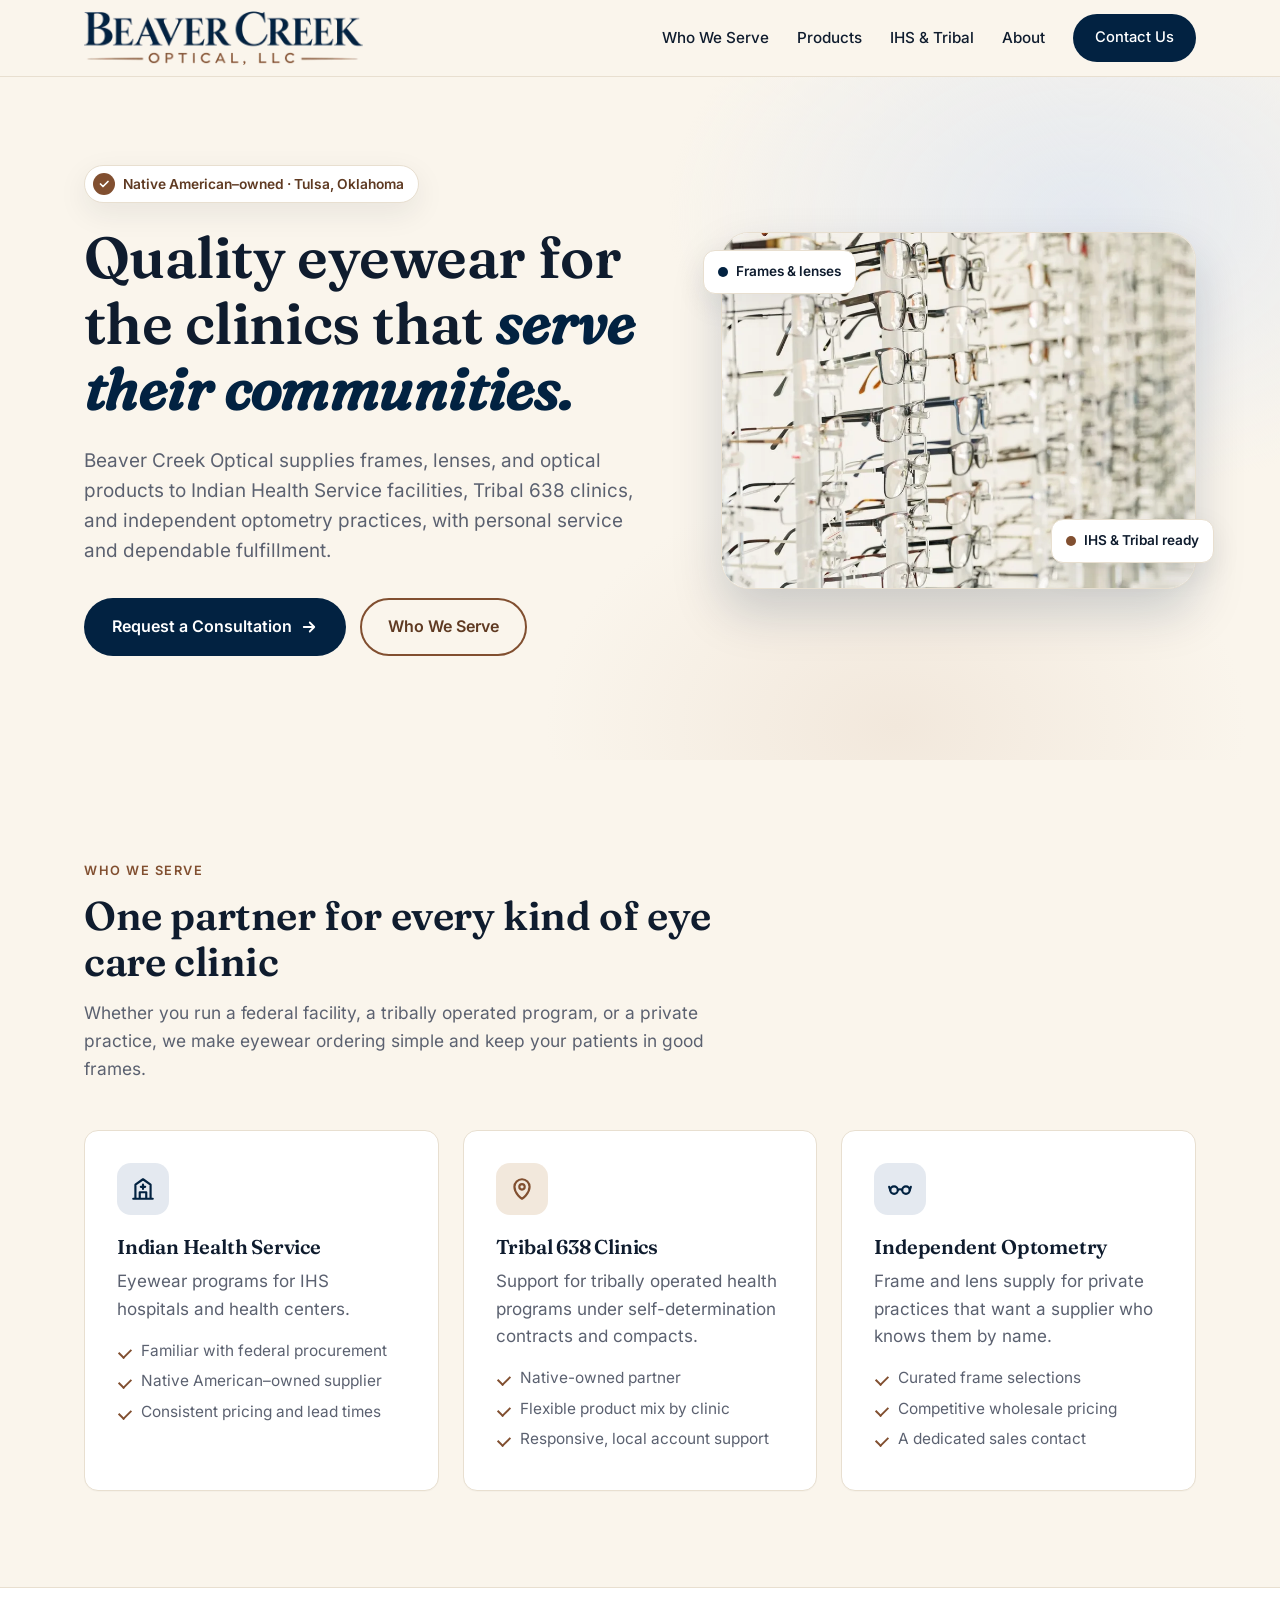
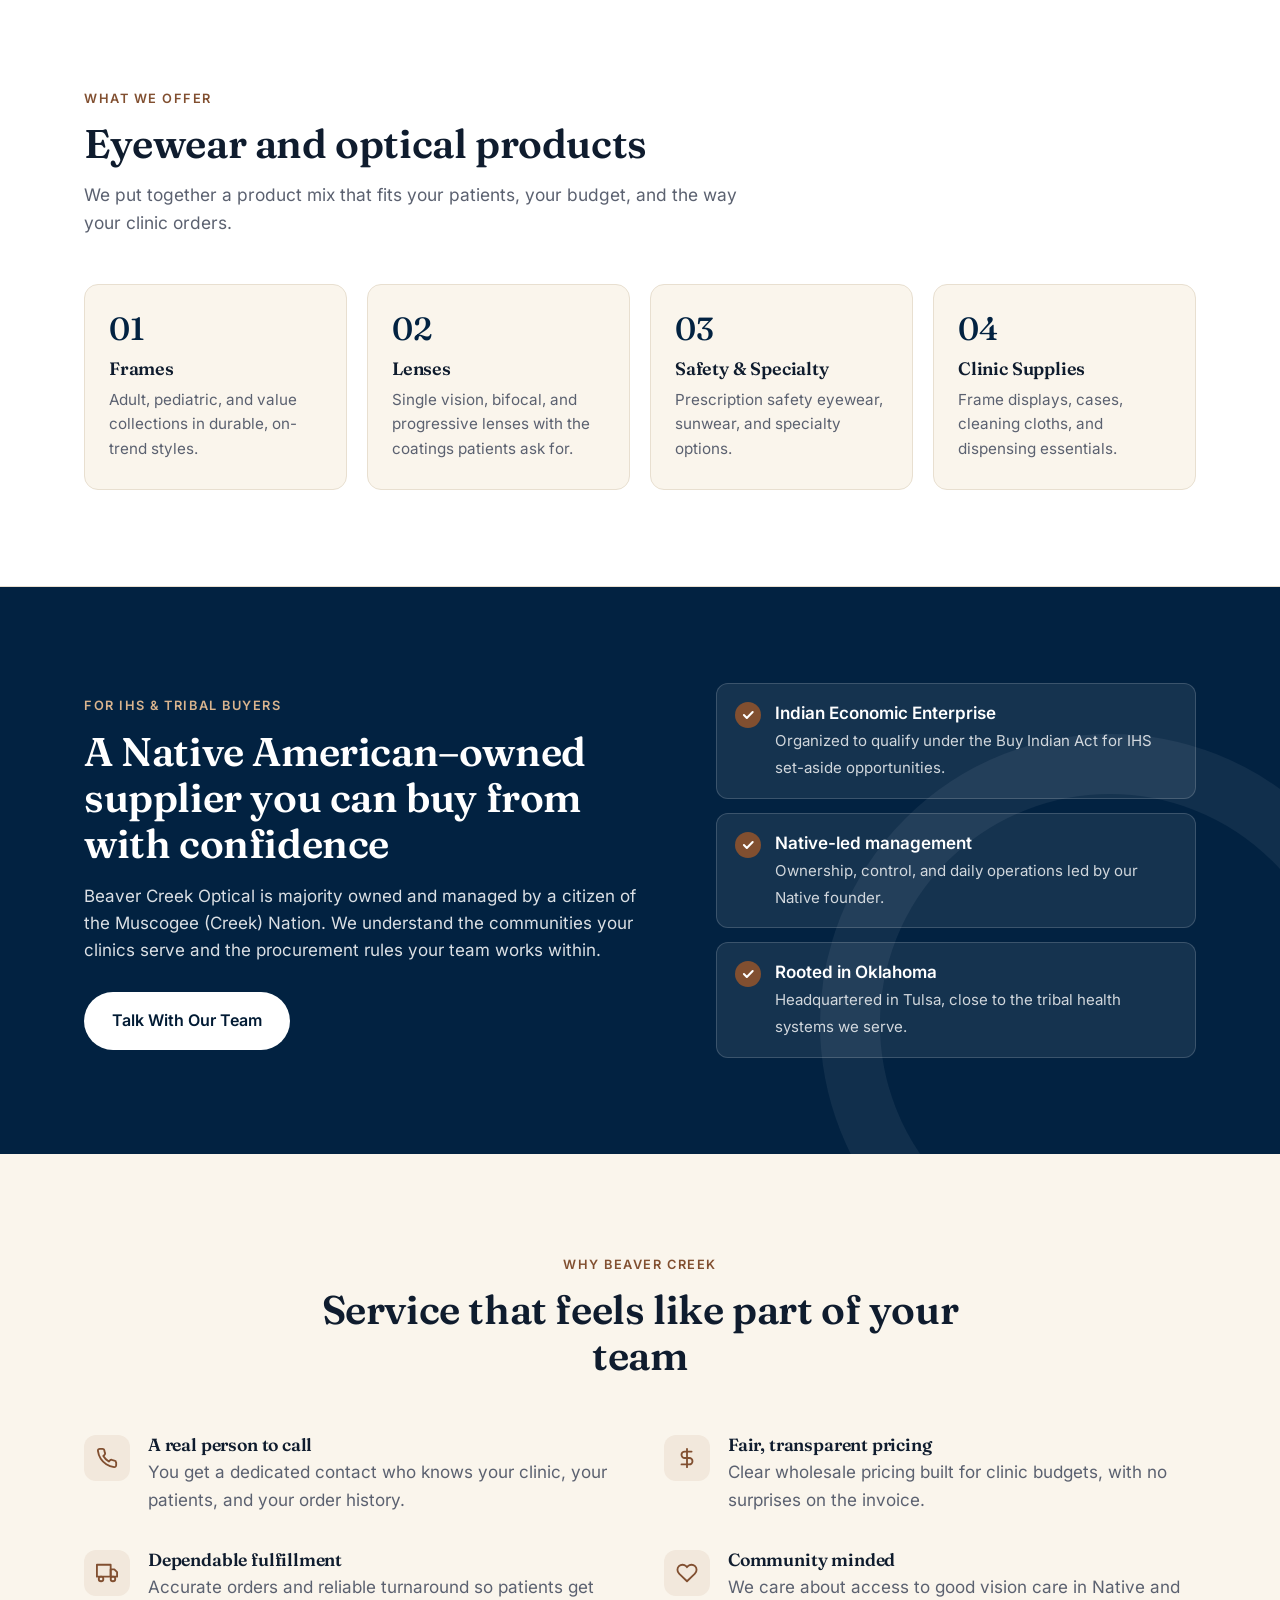
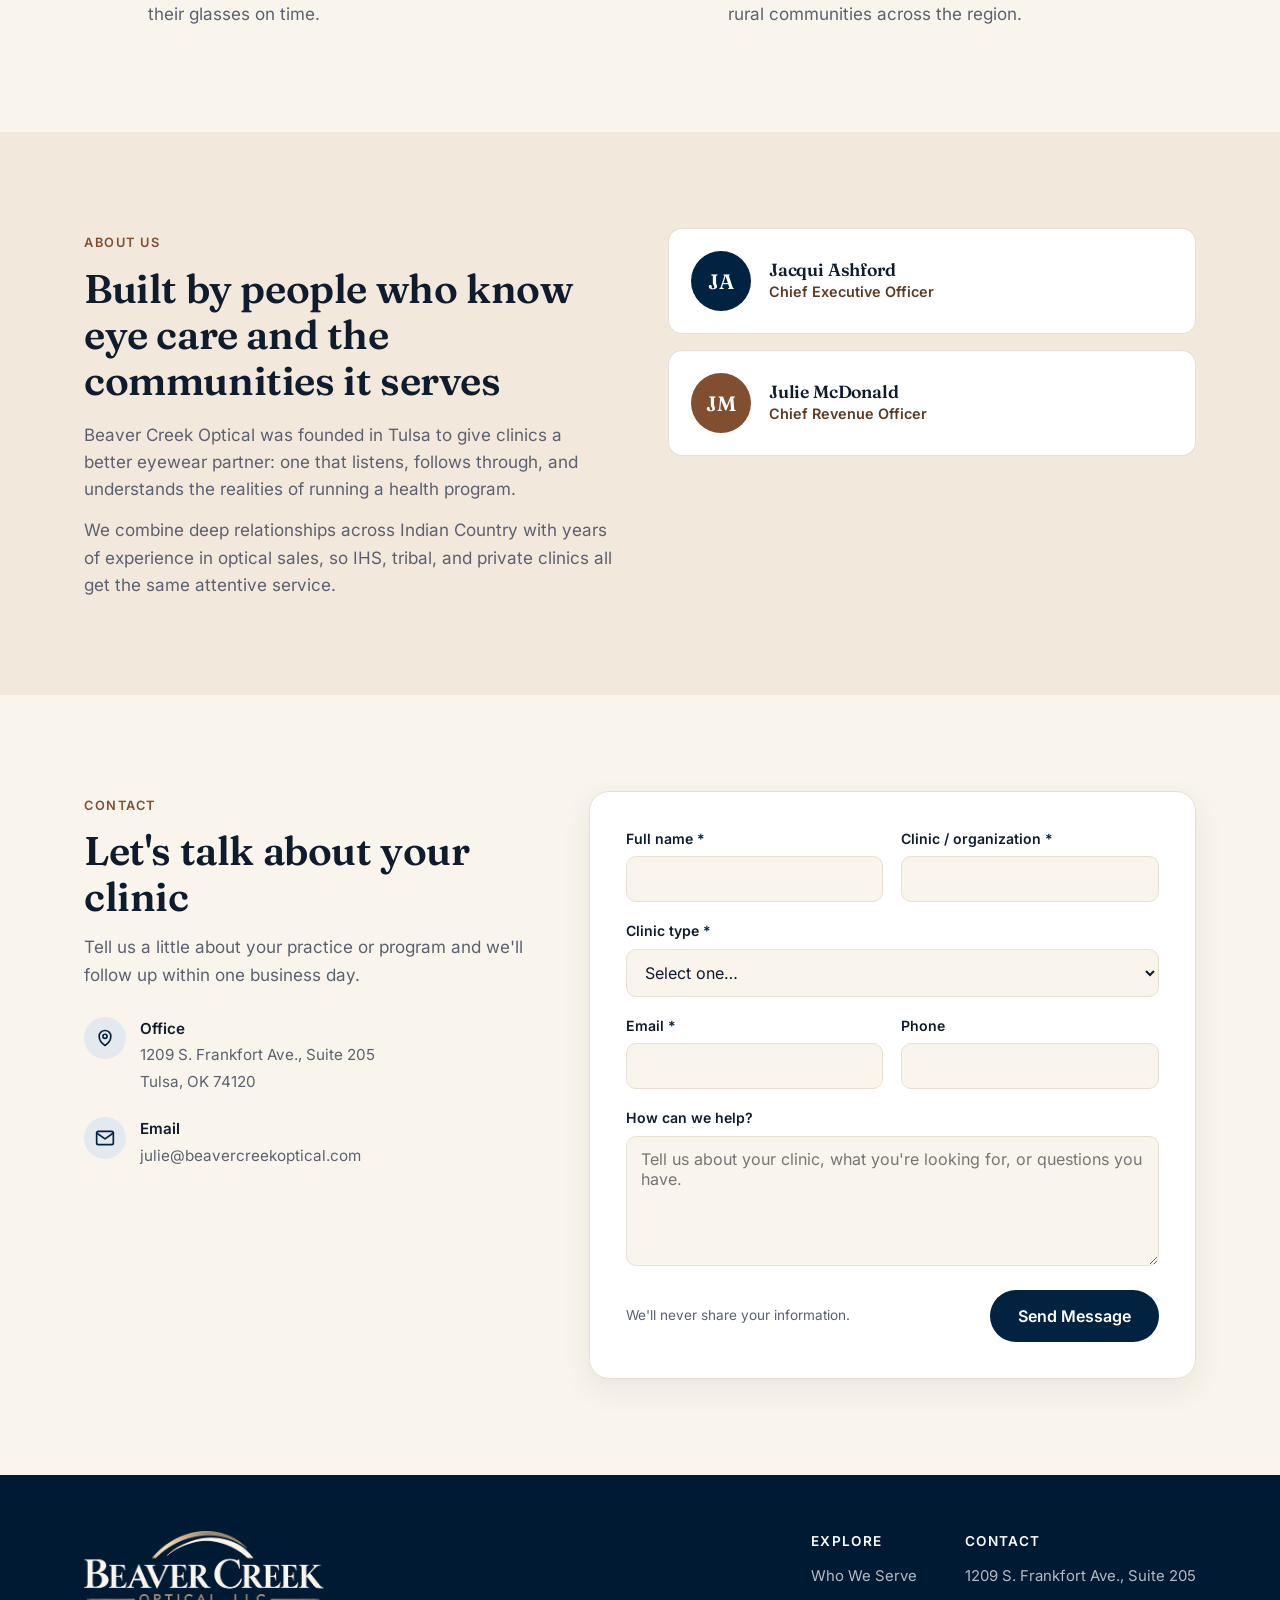
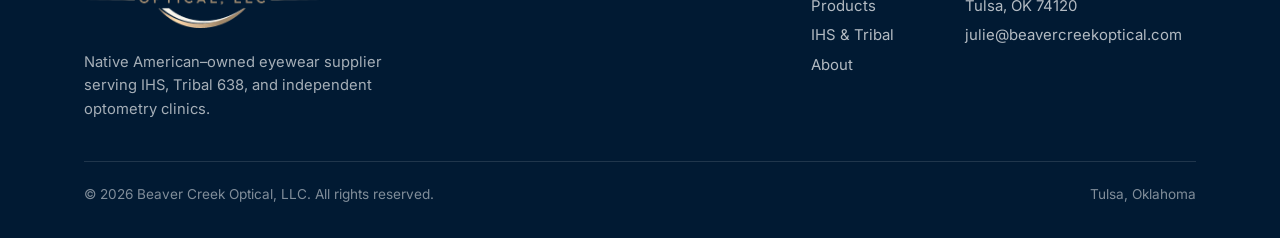
<file: site/index.html>
<!doctype html>
<html lang="en">
<head>
  <meta charset="utf-8">
  <meta name="viewport" content="width=device-width, initial-scale=1">
  <title>Beaver Creek Optical | Eyewear for IHS, Tribal & Independent Clinics</title>
  <meta name="description" content="Beaver Creek Optical is a Native American–owned eyewear supplier serving IHS facilities, Tribal 638 clinics, and independent optometry practices. Based in Tulsa, Oklahoma.">
  <meta property="og:title" content="Beaver Creek Optical">
  <meta property="og:description" content="Quality eyewear for the clinics that serve their communities. Native American–owned, based in Tulsa, Oklahoma.">
  <meta property="og:type" content="website">
  <meta property="og:url" content="https://beavercreekoptical.com/">
  <meta property="og:image" content="https://beavercreekoptical.com/images/og-image.jpg">
  <meta name="twitter:card" content="summary_large_image">
  <meta name="theme-color" content="#022241">
  <link rel="icon" href="/favicon.ico" sizes="32x32">
  <link rel="icon" href="/favicon.png" type="image/png">
  <link rel="apple-touch-icon" href="/apple-touch-icon.png">
  <link rel="stylesheet" href="styles.css">
</head>
<body>

<!-- ===== HEADER ===== -->
<header class="site-header">
  <div class="container header-inner">
    <a href="#top" class="brand" aria-label="Beaver Creek Optical home">
      <img class="brand-logo" src="images/bc-wordmark.webp" width="600" height="116" alt="Beaver Creek Optical, LLC">
    </a>
    <button class="nav-toggle" aria-label="Open menu" aria-expanded="false" aria-controls="site-nav">
      <span></span><span></span><span></span>
    </button>
    <nav class="nav" id="site-nav">
      <a href="#serve">Who We Serve</a>
      <a href="#products">Products</a>
      <a href="#tribal">IHS &amp; Tribal</a>
      <a href="#about">About</a>
      <a href="#contact" class="btn btn-primary">Contact Us</a>
    </nav>
  </div>
</header>

<main id="top">

  <!-- ===== HERO ===== -->
  <section class="hero">
    <div class="container hero-grid">
      <div>
        <span class="badge">
          <span class="dot"><svg width="12" height="12" viewBox="0 0 24 24" fill="none" stroke="#fff" stroke-width="3.5" stroke-linecap="round" stroke-linejoin="round"><path d="M5 12l5 5L20 7"/></svg></span>
          Native American–owned &middot; Tulsa, Oklahoma
        </span>
        <h1>Quality eyewear for the clinics that <em>serve their communities.</em></h1>
        <p class="lead">Beaver Creek Optical supplies frames, lenses, and optical products to Indian Health Service facilities, Tribal 638 clinics, and independent optometry practices, with personal service and dependable fulfillment.</p>
        <div class="hero-actions">
          <a href="#contact" class="btn btn-primary">Request a Consultation
            <svg width="18" height="18" viewBox="0 0 24 24" fill="none" stroke="currentColor" stroke-width="2.4" stroke-linecap="round" stroke-linejoin="round"><path d="M5 12h14M13 6l6 6-6 6"/></svg>
          </a>
          <a href="#serve" class="btn btn-outline">Who We Serve</a>
        </div>
      </div>

      <div class="hero-visual">
        <div class="hero-photo"><img src="images/hero-eyewear.webp" width="1000" height="667" alt="Rows of eyeglass frames on an optical display wall"></div>
        <div class="tag tag-1"><i style="background:#022241"></i>Frames &amp; lenses</div>
        <div class="tag tag-2"><i style="background:#814F30"></i>IHS &amp; Tribal ready</div>
      </div>
    </div>
  </section>

  <!-- ===== WHO WE SERVE ===== -->
  <section class="section" id="serve">
    <div class="container">
      <div class="section-head">
        <span class="eyebrow">Who We Serve</span>
        <h2>One partner for every kind of eye care clinic</h2>
        <p>Whether you run a federal facility, a tribally operated program, or a private practice, we make eyewear ordering simple and keep your patients in good frames.</p>
      </div>
      <div class="cards-3">
        <article class="card">
          <div class="icon">
            <svg width="26" height="26" viewBox="0 0 24 24" fill="none" stroke="currentColor" stroke-width="2" stroke-linecap="round" stroke-linejoin="round"><path d="M3 21h18M5 21V8l7-5 7 5v13M9 21v-6h6v6M10 10h4M12 8v4"/></svg>
          </div>
          <h3>Indian Health Service</h3>
          <p>Eyewear programs for IHS hospitals and health centers.</p>
          <ul>
            <li>Familiar with federal procurement</li>
            <li>Native American–owned supplier</li>
            <li>Consistent pricing and lead times</li>
          </ul>
        </article>
        <article class="card accent">
          <div class="icon">
            <svg width="26" height="26" viewBox="0 0 24 24" fill="none" stroke="currentColor" stroke-width="2" stroke-linecap="round" stroke-linejoin="round"><path d="M12 21s-7-4.5-7-11a7 7 0 0 1 14 0c0 6.5-7 11-7 11z"/><circle cx="12" cy="10" r="2.5"/></svg>
          </div>
          <h3>Tribal 638 Clinics</h3>
          <p>Support for tribally operated health programs under self-determination contracts and compacts.</p>
          <ul>
            <li>Native-owned partner</li>
            <li>Flexible product mix by clinic</li>
            <li>Responsive, local account support</li>
          </ul>
        </article>
        <article class="card">
          <div class="icon">
            <svg width="26" height="26" viewBox="0 0 24 24" fill="none" stroke="currentColor" stroke-width="2" stroke-linecap="round" stroke-linejoin="round"><circle cx="6.5" cy="13" r="3.5"/><circle cx="17.5" cy="13" r="3.5"/><path d="M10 13c1-1 3-1 4 0M3 13l-1-3M21 13l1-3"/></svg>
          </div>
          <h3>Independent Optometry</h3>
          <p>Frame and lens supply for private practices that want a supplier who knows them by name.</p>
          <ul>
            <li>Curated frame selections</li>
            <li>Competitive wholesale pricing</li>
            <li>A dedicated sales contact</li>
          </ul>
        </article>
      </div>
    </div>
  </section>

  <!-- ===== PRODUCTS ===== -->
  <section class="section products" id="products">
    <div class="container">
      <div class="section-head">
        <span class="eyebrow">What We Offer</span>
        <h2>Eyewear and optical products</h2>
        <p>We put together a product mix that fits your patients, your budget, and the way your clinic orders.</p>
      </div>
      <div class="product-grid">
        <div class="product">
          <div class="num">01</div>
          <h3>Frames</h3>
          <p>Adult, pediatric, and value collections in durable, on-trend styles.</p>
        </div>
        <div class="product">
          <div class="num">02</div>
          <h3>Lenses</h3>
          <p>Single vision, bifocal, and progressive lenses with the coatings patients ask for.</p>
        </div>
        <div class="product">
          <div class="num">03</div>
          <h3>Safety &amp; Specialty</h3>
          <p>Prescription safety eyewear, sunwear, and specialty options.</p>
        </div>
        <div class="product">
          <div class="num">04</div>
          <h3>Clinic Supplies</h3>
          <p>Frame displays, cases, cleaning cloths, and dispensing essentials.</p>
        </div>
      </div>
    </div>
  </section>

  <!-- ===== IHS & TRIBAL ===== -->
  <section class="section tribal" id="tribal">
    <div class="container tribal-grid">
      <div>
        <span class="eyebrow">For IHS &amp; Tribal Buyers</span>
        <h2>A Native American–owned supplier you can buy from with confidence</h2>
        <p>Beaver Creek Optical is majority owned and managed by a citizen of the Muscogee (Creek) Nation. We understand the communities your clinics serve and the procurement rules your team works within.</p>
        <a href="#contact" class="btn btn-light">Talk With Our Team</a>
      </div>
      <ul class="tribal-list">
        <li>
          <span class="check"><svg width="14" height="14" viewBox="0 0 24 24" fill="none" stroke="#fff" stroke-width="3.5" stroke-linecap="round" stroke-linejoin="round"><path d="M5 12l5 5L20 7"/></svg></span>
          <div><strong>Indian Economic Enterprise</strong><span>Organized to qualify under the Buy Indian Act for IHS set-aside opportunities.</span></div>
        </li>
        <li>
          <span class="check"><svg width="14" height="14" viewBox="0 0 24 24" fill="none" stroke="#fff" stroke-width="3.5" stroke-linecap="round" stroke-linejoin="round"><path d="M5 12l5 5L20 7"/></svg></span>
          <div><strong>Native-led management</strong><span>Ownership, control, and daily operations led by our Native founder.</span></div>
        </li>
        <li>
          <span class="check"><svg width="14" height="14" viewBox="0 0 24 24" fill="none" stroke="#fff" stroke-width="3.5" stroke-linecap="round" stroke-linejoin="round"><path d="M5 12l5 5L20 7"/></svg></span>
          <div><strong>Rooted in Oklahoma</strong><span>Headquartered in Tulsa, close to the tribal health systems we serve.</span></div>
        </li>
      </ul>
    </div>
  </section>

  <!-- ===== WHY US ===== -->
  <section class="section" id="why">
    <div class="container">
      <div class="section-head center">
        <span class="eyebrow">Why Beaver Creek</span>
        <h2>Service that feels like part of your team</h2>
      </div>
      <div class="why-grid">
        <div class="why-item">
          <div class="icon"><svg width="22" height="22" viewBox="0 0 24 24" fill="none" stroke="currentColor" stroke-width="2" stroke-linecap="round" stroke-linejoin="round"><path d="M22 16.9v3a2 2 0 0 1-2.2 2 19.8 19.8 0 0 1-8.6-3.1 19.5 19.5 0 0 1-6-6A19.8 19.8 0 0 1 2.1 4.2 2 2 0 0 1 4.1 2h3a2 2 0 0 1 2 1.7c.1.9.4 1.8.7 2.7a2 2 0 0 1-.5 2.1L8 9.8a16 16 0 0 0 6 6l1.3-1.3a2 2 0 0 1 2.1-.4c.9.3 1.8.6 2.7.7a2 2 0 0 1 1.7 2z"/></svg></div>
          <div><h3>A real person to call</h3><p>You get a dedicated contact who knows your clinic, your patients, and your order history.</p></div>
        </div>
        <div class="why-item">
          <div class="icon"><svg width="22" height="22" viewBox="0 0 24 24" fill="none" stroke="currentColor" stroke-width="2" stroke-linecap="round" stroke-linejoin="round"><path d="M12 2v20M17 5H9.5a3.5 3.5 0 0 0 0 7h5a3.5 3.5 0 0 1 0 7H6"/></svg></div>
          <div><h3>Fair, transparent pricing</h3><p>Clear wholesale pricing built for clinic budgets, with no surprises on the invoice.</p></div>
        </div>
        <div class="why-item">
          <div class="icon"><svg width="22" height="22" viewBox="0 0 24 24" fill="none" stroke="currentColor" stroke-width="2" stroke-linecap="round" stroke-linejoin="round"><rect x="1" y="3" width="15" height="13"/><path d="M16 8h4l3 3v5h-7V8z"/><circle cx="5.5" cy="18.5" r="2.5"/><circle cx="18.5" cy="18.5" r="2.5"/></svg></div>
          <div><h3>Dependable fulfillment</h3><p>Accurate orders and reliable turnaround so patients get their glasses on time.</p></div>
        </div>
        <div class="why-item">
          <div class="icon"><svg width="22" height="22" viewBox="0 0 24 24" fill="none" stroke="currentColor" stroke-width="2" stroke-linecap="round" stroke-linejoin="round"><path d="M20.8 4.6a5.5 5.5 0 0 0-7.8 0L12 5.7l-1-1.1a5.5 5.5 0 0 0-7.8 7.8l1 1.1L12 21l7.8-7.5 1-1.1a5.5 5.5 0 0 0 0-7.8z"/></svg></div>
          <div><h3>Community minded</h3><p>We care about access to good vision care in Native and rural communities across the region.</p></div>
        </div>
      </div>
    </div>
  </section>

  <!-- ===== ABOUT ===== -->
  <section class="section about" id="about">
    <div class="container about-grid">
      <div>
        <span class="eyebrow">About Us</span>
        <h2>Built by people who know eye care and the communities it serves</h2>
        <p>Beaver Creek Optical was founded in Tulsa to give clinics a better eyewear partner: one that listens, follows through, and understands the realities of running a health program.</p>
        <p>We combine deep relationships across Indian Country with years of experience in optical sales, so IHS, tribal, and private clinics all get the same attentive service.</p>
      </div>
      <div class="team">
        <div class="person">
          <div class="avatar">JA</div>
          <div><h3>Jacqui Ashford</h3><div class="role">Chief Executive Officer</div></div>
        </div>
        <div class="person alt">
          <div class="avatar">JM</div>
          <div><h3>Julie McDonald</h3><div class="role">Chief Revenue Officer</div></div>
        </div>
      </div>
    </div>
  </section>

  <!-- ===== CONTACT ===== -->
  <section class="section" id="contact">
    <div class="container contact-grid">
      <div>
        <span class="eyebrow">Contact</span>
        <h2>Let's talk about your clinic</h2>
        <p style="margin-top:14px">Tell us a little about your practice or program and we'll follow up within one business day.</p>
        <div class="contact-info">
          <div class="info-row">
            <span class="icon"><svg width="20" height="20" viewBox="0 0 24 24" fill="none" stroke="currentColor" stroke-width="2" stroke-linecap="round" stroke-linejoin="round"><path d="M12 21s-7-4.5-7-11a7 7 0 0 1 14 0c0 6.5-7 11-7 11z"/><circle cx="12" cy="10" r="2.5"/></svg></span>
            <div><strong>Office</strong><span>1209 S. Frankfort Ave., Suite 205<br>Tulsa, OK 74120</span></div>
          </div>
          <div class="info-row">
            <span class="icon"><svg width="20" height="20" viewBox="0 0 24 24" fill="none" stroke="currentColor" stroke-width="2" stroke-linecap="round" stroke-linejoin="round"><rect x="2" y="4" width="20" height="16" rx="2"/><path d="M22 6l-10 7L2 6"/></svg></span>
            <div><strong>Email</strong><a href="mailto:julie@beavercreekoptical.com">julie@beavercreekoptical.com</a></div>
          </div>
          <!-- PHONE: add once the business line is set up
          <div class="info-row">
            <span class="icon">...</span>
            <div><strong>Phone</strong><a href="tel:+19180000000">(918) 000-0000</a></div>
          </div>
          -->
        </div>
      </div>

      <div class="form-card">
        <!-- Netlify Forms: submissions appear in Netlify > Forms > "contact". Set email notifications there. -->
        <form name="contact" method="POST" action="/thank-you.html" data-netlify="true" netlify-honeypot="bot-field">
          <input type="hidden" name="form-name" value="contact">
          <p class="hidden"><label>Don't fill this out: <input name="bot-field"></label></p>
          <div class="form-grid">
            <div class="field">
              <label for="name">Full name <span class="req">*</span></label>
              <input id="name" name="name" type="text" autocomplete="name" required>
            </div>
            <div class="field">
              <label for="organization">Clinic / organization <span class="req">*</span></label>
              <input id="organization" name="organization" type="text" autocomplete="organization" required>
            </div>
            <div class="field full">
              <label for="clinic-type">Clinic type <span class="req">*</span></label>
              <select id="clinic-type" name="clinic-type" required>
                <option value="" disabled selected>Select one…</option>
                <option>Indian Health Service (IHS) facility</option>
                <option>Tribal 638 clinic / program</option>
                <option>Independent optometry practice</option>
                <option>Other</option>
              </select>
            </div>
            <div class="field">
              <label for="email">Email <span class="req">*</span></label>
              <input id="email" name="email" type="email" autocomplete="email" required>
            </div>
            <div class="field">
              <label for="phone">Phone</label>
              <input id="phone" name="phone" type="tel" autocomplete="tel">
            </div>
            <div class="field full">
              <label for="message">How can we help?</label>
              <textarea id="message" name="message" placeholder="Tell us about your clinic, what you're looking for, or questions you have."></textarea>
            </div>
          </div>
          <div class="form-foot">
            <small>We'll never share your information.</small>
            <button type="submit" class="btn btn-primary">Send Message</button>
          </div>
        </form>
      </div>
    </div>
  </section>

</main>

<!-- ===== FOOTER ===== -->
<footer class="site-footer">
  <div class="container">
    <div class="footer-grid">
      <div>
        <a href="#top" class="footer-logo"><img src="images/bc-logo-reverse.webp" width="260" height="106" alt="Beaver Creek Optical, LLC"></a>
        <p>Native American–owned eyewear supplier serving IHS, Tribal 638, and independent optometry clinics.</p>
      </div>
      <div class="footer-links">
        <div>
          <h4>Explore</h4>
          <a href="#serve">Who We Serve</a>
          <a href="#products">Products</a>
          <a href="#tribal">IHS &amp; Tribal</a>
          <a href="#about">About</a>
        </div>
        <div>
          <h4>Contact</h4>
          <span>1209 S. Frankfort Ave., Suite 205</span>
          <span>Tulsa, OK 74120</span>
          <a href="mailto:julie@beavercreekoptical.com">julie@beavercreekoptical.com</a>
        </div>
      </div>
    </div>
    <div class="footer-bottom">
      <span>&copy; <span id="year">2026</span> Beaver Creek Optical, LLC. All rights reserved.</span>
      <span>Tulsa, Oklahoma</span>
    </div>
  </div>
</footer>

<script>
  // Mobile menu
  const toggle = document.querySelector('.nav-toggle');
  const nav = document.getElementById('site-nav');
  toggle.addEventListener('click', () => {
    const open = nav.classList.toggle('open');
    toggle.setAttribute('aria-expanded', open);
  });
  nav.querySelectorAll('a').forEach(a => a.addEventListener('click', () => {
    nav.classList.remove('open');
    toggle.setAttribute('aria-expanded', false);
  }));
  document.getElementById('year').textContent = new Date().getFullYear();
</script>
</body>
</html>
</file>
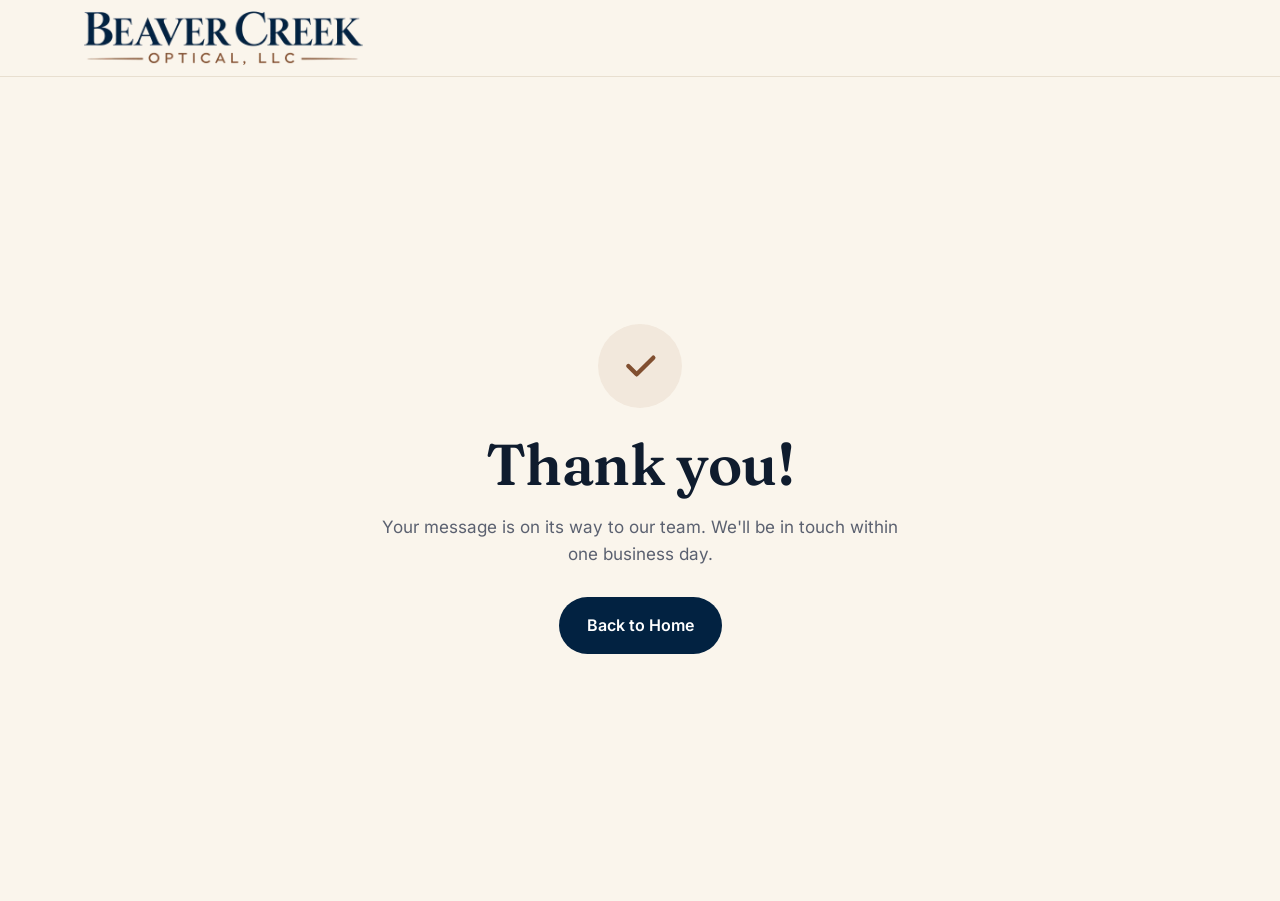
<file: site/thank-you.html>
<!doctype html>
<html lang="en">
<head>
  <meta charset="utf-8">
  <meta name="viewport" content="width=device-width, initial-scale=1">
  <title>Thank You | Beaver Creek Optical</title>
  <meta name="robots" content="noindex">
  <meta name="theme-color" content="#022241">
  <link rel="icon" href="/favicon.ico" sizes="32x32">
  <link rel="icon" href="/favicon.png" type="image/png">
  <link rel="apple-touch-icon" href="/apple-touch-icon.png">
  <link rel="stylesheet" href="styles.css">
</head>
<body>
<header class="site-header">
  <div class="container header-inner">
    <a href="/" class="brand" aria-label="Beaver Creek Optical home">
      <img class="brand-logo" src="images/bc-wordmark.webp" width="600" height="116" alt="Beaver Creek Optical, LLC">
    </a>
  </div>
</header>
<main class="thanks">
  <div class="container">
    <div class="ring">
      <svg width="40" height="40" viewBox="0 0 24 24" fill="none" stroke="currentColor" stroke-width="2.6" stroke-linecap="round" stroke-linejoin="round"><path d="M5 12l5 5L20 7"/></svg>
    </div>
    <h1>Thank you!</h1>
    <p>Your message is on its way to our team. We'll be in touch within one business day.</p>
    <a href="/" class="btn btn-primary">Back to Home</a>
  </div>
</main>
</body>
</html>
</file>
<file: site/styles.css>
/* Beaver Creek Optical — site styles */
/* Self-hosted fonts (SIL Open Font License) */
@font-face { font-family: "Fraunces"; font-weight: 500; font-style: normal; font-display: swap; src: url("fonts/fraunces-latin-500-normal.woff2") format("woff2"); }
@font-face { font-family: "Fraunces"; font-weight: 500; font-style: italic; font-display: swap; src: url("fonts/fraunces-latin-500-italic.woff2") format("woff2"); }
@font-face { font-family: "Fraunces"; font-weight: 600; font-style: normal; font-display: swap; src: url("fonts/fraunces-latin-600-normal.woff2") format("woff2"); }
@font-face { font-family: "Inter"; font-weight: 400; font-style: normal; font-display: swap; src: url("fonts/inter-latin-400-normal.woff2") format("woff2"); }
@font-face { font-family: "Inter"; font-weight: 500; font-style: normal; font-display: swap; src: url("fonts/inter-latin-500-normal.woff2") format("woff2"); }
@font-face { font-family: "Inter"; font-weight: 600; font-style: normal; font-display: swap; src: url("fonts/inter-latin-600-normal.woff2") format("woff2"); }

:root {
  /* Brand: navy (primary), brown (accent), cream (background) */
  --navy: #022241;
  --navy-dark: #011A33;
  --navy-bright: #1B3D66;
  --navy-soft: #E4E9F0;
  --brown: #814F30;
  --brown-dark: #5F3A22;
  --brown-light: #D9B48E;
  --brown-soft: #F2E8DC;
  --ink: #0F1C2E;
  --muted: #5B6170;
  --cream: #FAF5EC;
  --white: #FFFFFF;
  --line: #E8DFD0;
  --radius: 14px;
  --shadow: 0 10px 30px rgba(27, 35, 51, 0.08);
  --max: 1160px;
}

* { box-sizing: border-box; margin: 0; padding: 0; }
html { scroll-behavior: smooth; scroll-padding-top: 84px; }
body {
  font-family: "Inter", system-ui, -apple-system, "Segoe UI", sans-serif;
  color: var(--ink);
  background: var(--cream);
  line-height: 1.6;
  font-size: 17px;
  -webkit-font-smoothing: antialiased;
}
img, svg { display: block; max-width: 100%; }
a { color: var(--navy); }
h1, h2, h3 { font-family: "Fraunces", Georgia, serif; line-height: 1.15; font-weight: 600; letter-spacing: -0.01em; }
h1 { font-size: clamp(2.3rem, 5vw, 3.6rem); }
h2 { font-size: clamp(1.8rem, 3.4vw, 2.5rem); }
h3 { font-size: 1.25rem; }
p { color: var(--muted); }

.container { width: 100%; max-width: var(--max); margin: 0 auto; padding: 0 24px; }
.eyebrow {
  display: inline-block;
  font-size: 0.8rem; font-weight: 600; letter-spacing: 0.12em; text-transform: uppercase;
  color: var(--brown);
  margin-bottom: 12px;
}
.section { padding: 96px 0; }
.section-head { max-width: 680px; margin-bottom: 48px; }
.section-head p { margin-top: 14px; font-size: 1.08rem; }
.center { text-align: center; margin-left: auto; margin-right: auto; }

/* Buttons */
.btn {
  display: inline-flex; align-items: center; gap: 8px;
  padding: 14px 26px; border-radius: 999px;
  font-weight: 600; font-size: 1rem; text-decoration: none;
  border: 2px solid transparent; cursor: pointer;
  transition: background .2s, color .2s, transform .2s, border-color .2s;
  font-family: inherit;
}
.btn:hover { transform: translateY(-1px); }
.btn-primary { background: var(--navy); color: var(--white); }
.btn-primary:hover { background: var(--navy-dark); }
.btn-outline { border-color: var(--brown); color: var(--brown-dark); background: transparent; }
.btn-outline:hover { background: var(--brown); color: var(--white); }
.btn:focus-visible, a:focus-visible, input:focus-visible, select:focus-visible, textarea:focus-visible {
  outline: 3px solid var(--brown); outline-offset: 3px;
}

/* Header */
.site-header {
  position: sticky; top: 0; z-index: 50;
  background: rgba(250, 245, 236, 0.92);
  backdrop-filter: blur(10px);
  border-bottom: 1px solid var(--line);
}
.header-inner { display: flex; align-items: center; justify-content: space-between; height: 76px; }
.brand { display: flex; align-items: center; gap: 12px; text-decoration: none; color: var(--ink); }
.brand-logo { height: 54px; width: auto; display: block; }
.nav { display: flex; align-items: center; gap: 28px; }
.nav a { color: var(--ink); text-decoration: none; font-weight: 500; font-size: 0.95rem; }
.nav a:hover { color: var(--navy); }
.nav .btn { padding: 10px 20px; font-size: 0.92rem; color: var(--white); }
.nav-toggle { display: none; background: none; border: 0; cursor: pointer; padding: 8px; }
.nav-toggle span { display: block; width: 24px; height: 2px; background: var(--ink); margin: 5px 0; border-radius: 2px; }

/* Hero */
.hero { position: relative; overflow: hidden; padding: 88px 0 104px; }
.hero::before {
  content: ""; position: absolute; inset: 0;
  background:
    radial-gradient(600px 400px at 85% 20%, var(--navy-soft), transparent 70%),
    radial-gradient(500px 360px at 70% 95%, var(--brown-soft), transparent 70%);
  z-index: -1;
}
.hero-grid { display: grid; grid-template-columns: 1.1fr 0.9fr; gap: 56px; align-items: center; }
.badge {
  display: inline-flex; align-items: center; gap: 8px;
  background: var(--white); border: 1px solid var(--line);
  padding: 7px 14px 7px 8px; border-radius: 999px;
  font-size: 0.86rem; font-weight: 600; color: var(--brown-dark);
  margin-bottom: 22px; box-shadow: var(--shadow);
}
.badge .dot { width: 22px; height: 22px; border-radius: 50%; background: var(--brown); display: grid; place-items: center; }
.hero h1 em { font-style: italic; color: var(--navy); }
.hero p.lead { font-size: 1.18rem; margin: 22px 0 32px; max-width: 560px; }
.hero-actions { display: flex; flex-wrap: wrap; gap: 14px; }
.hero-visual { position: relative; }
.hero-photo {
  border-radius: 28px; overflow: hidden; box-shadow: 0 24px 50px rgba(2, 34, 65, 0.18);
  aspect-ratio: 4 / 3; border: 1px solid var(--line); background: var(--white);
}
.hero-photo img { width: 100%; height: 100%; object-fit: cover; display: block; }
.hero-visual .tag {
  position: absolute; background: var(--white); border: 1px solid var(--line);
  border-radius: 12px; padding: 10px 14px; font-size: 0.85rem; font-weight: 600;
  box-shadow: var(--shadow); display: flex; align-items: center; gap: 8px; color: var(--ink);
}
.hero-visual .tag i { width: 10px; height: 10px; border-radius: 50%; display: inline-block; }
.tag-1 { top: 18px; left: -18px; }
.tag-2 { bottom: 26px; right: -18px; }

/* Audience cards */
.cards-3 { display: grid; grid-template-columns: repeat(3, 1fr); gap: 24px; }
.card {
  background: var(--white); border: 1px solid var(--line); border-radius: var(--radius);
  padding: 32px; box-shadow: 0 1px 0 rgba(0,0,0,0.02);
  transition: transform .2s, box-shadow .2s;
}
.card:hover { transform: translateY(-3px); box-shadow: var(--shadow); }
.card .icon {
  width: 52px; height: 52px; border-radius: 14px; display: grid; place-items: center;
  background: var(--navy-soft); color: var(--navy); margin-bottom: 20px;
}
.card.accent .icon { background: var(--brown-soft); color: var(--brown); }
.card h3 { margin-bottom: 10px; }
.card ul { list-style: none; margin-top: 16px; }
.card li { padding-left: 24px; position: relative; color: var(--muted); font-size: 0.96rem; margin-bottom: 6px; }
.card li::before {
  content: ""; position: absolute; left: 2px; top: 9px; width: 10px; height: 6px;
  border-left: 2px solid var(--brown); border-bottom: 2px solid var(--brown); transform: rotate(-45deg);
}

/* Products */
.products { background: var(--white); border-top: 1px solid var(--line); border-bottom: 1px solid var(--line); }
.product-grid { display: grid; grid-template-columns: repeat(4, 1fr); gap: 20px; }
.product {
  border-radius: var(--radius); padding: 28px 24px; background: var(--cream);
  border: 1px solid var(--line);
}
.product .num { font-family: "Fraunces", serif; font-size: 2rem; color: var(--navy); line-height: 1; margin-bottom: 14px; }
.product h3 { font-size: 1.12rem; margin-bottom: 8px; }
.product p { font-size: 0.95rem; }

/* Buy Indian band */
.tribal { background: var(--navy); color: var(--white); position: relative; overflow: hidden; }
.tribal::after {
  content: ""; position: absolute; right: -120px; bottom: -160px; width: 460px; height: 460px;
  border-radius: 50%; border: 60px solid rgba(255,255,255,0.06);
}
.tribal-grid { display: grid; grid-template-columns: 1.2fr 1fr; gap: 56px; align-items: center; position: relative; z-index: 1; }
.tribal .eyebrow { color: var(--brown-light); }
.tribal h2 { color: var(--white); }
.tribal p { color: rgba(255,255,255,0.86); margin-top: 16px; font-size: 1.06rem; }
.tribal-list { list-style: none; display: grid; gap: 14px; }
.tribal-list li {
  background: rgba(255,255,255,0.08); border: 1px solid rgba(255,255,255,0.16);
  border-radius: 12px; padding: 16px 18px; display: flex; gap: 14px; align-items: flex-start;
}
.tribal-list .check {
  flex: none; width: 26px; height: 26px; border-radius: 50%; background: var(--brown);
  display: grid; place-items: center; margin-top: 2px;
}
.tribal-list strong { display: block; color: var(--white); }
.tribal-list span { color: rgba(255,255,255,0.8); font-size: 0.94rem; }
.tribal .btn-light { background: var(--white); color: var(--navy-dark); margin-top: 28px; }
.tribal .btn-light:hover { background: var(--brown-soft); }

/* Why us */
.why-grid { display: grid; grid-template-columns: repeat(2, 1fr); gap: 20px 48px; }
.why-item { display: flex; gap: 18px; padding: 8px 0; }
.why-item .icon {
  flex: none; width: 46px; height: 46px; border-radius: 12px; display: grid; place-items: center;
  background: var(--brown-soft); color: var(--brown);
}
.why-item h3 { font-size: 1.1rem; margin-bottom: 4px; }

/* About */
.about { background: var(--brown-soft); }
.about-grid { display: grid; grid-template-columns: 1fr 1fr; gap: 56px; align-items: start; }
.about h2 { margin-bottom: 18px; }
.about p + p { margin-top: 14px; }
.team { display: grid; gap: 16px; }
.person {
  background: var(--white); border-radius: var(--radius); padding: 22px; display: flex; gap: 18px; align-items: center;
  border: 1px solid rgba(122,78,45,0.18);
}
.avatar {
  flex: none; width: 60px; height: 60px; border-radius: 50%;
  background: var(--navy); color: var(--white);
  display: grid; place-items: center; font-family: "Fraunces", serif; font-size: 1.3rem; font-weight: 600;
}
.person.alt .avatar { background: var(--brown); }
.person h3 { font-size: 1.1rem; }
.person .role { font-size: 0.9rem; color: var(--brown-dark); font-weight: 600; }

/* Contact */
.contact-grid { display: grid; grid-template-columns: 0.85fr 1.15fr; gap: 56px; align-items: start; }
.contact-info { display: grid; gap: 22px; margin-top: 28px; }
.info-row { display: flex; gap: 14px; align-items: flex-start; }
.info-row .icon {
  flex: none; width: 42px; height: 42px; border-radius: 50%; display: grid; place-items: center;
  background: var(--navy-soft); color: var(--navy);
}
.info-row strong { display: block; font-size: 0.95rem; }
.info-row span, .info-row a { color: var(--muted); font-size: 0.95rem; text-decoration: none; }
.info-row a:hover { color: var(--navy); }

.form-card {
  background: var(--white); border: 1px solid var(--line); border-radius: 20px;
  padding: 36px; box-shadow: var(--shadow);
}
.form-grid { display: grid; grid-template-columns: 1fr 1fr; gap: 18px; }
.field { display: flex; flex-direction: column; gap: 6px; }
.field.full { grid-column: 1 / -1; }
label { font-size: 0.88rem; font-weight: 600; color: var(--ink); }
label .req { color: var(--navy); }
input, select, textarea {
  font-family: inherit; font-size: 1rem; color: var(--ink);
  padding: 12px 14px; border-radius: 10px; border: 1.5px solid var(--line);
  background: var(--cream); transition: border-color .2s, background .2s;
  width: 100%;
}
input:focus, select:focus, textarea:focus { border-color: var(--brown); background: var(--white); outline: none; }
textarea { min-height: 130px; resize: vertical; }
.form-foot { display: flex; align-items: center; justify-content: space-between; gap: 16px; margin-top: 24px; flex-wrap: wrap; }
.form-foot small { color: var(--muted); font-size: 0.85rem; }
.hidden { position: absolute; left: -9999px; }

/* Footer */
.site-footer { background: var(--navy-dark); color: rgba(255,255,255,0.75); padding: 56px 0 32px; }
.footer-grid { display: flex; justify-content: space-between; gap: 32px; flex-wrap: wrap; }
.footer-logo { display: inline-block; }
.footer-logo img { width: 240px; height: auto; }
.site-footer p { color: rgba(255,255,255,0.65); font-size: 0.92rem; margin-top: 14px; max-width: 340px; }
.footer-links { display: flex; gap: 48px; flex-wrap: wrap; }
.footer-links h4 { color: var(--white); font-size: 0.85rem; letter-spacing: 0.1em; text-transform: uppercase; margin-bottom: 12px; }
.footer-links a, .footer-links span { display: block; color: rgba(255,255,255,0.7); text-decoration: none; font-size: 0.93rem; margin-bottom: 6px; }
.footer-links a:hover { color: var(--brown-light); }
.footer-bottom { border-top: 1px solid rgba(255,255,255,0.12); margin-top: 40px; padding-top: 22px; font-size: 0.85rem; color: rgba(255,255,255,0.5); display: flex; justify-content: space-between; gap: 12px; flex-wrap: wrap; }

/* Thank-you page */
.thanks { min-height: calc(100vh - 76px); display: grid; place-items: center; text-align: center; padding: 64px 0; }
.thanks .ring { width: 84px; height: 84px; border-radius: 50%; background: var(--brown-soft); color: var(--brown); display: grid; place-items: center; margin: 0 auto 24px; }
.thanks p { max-width: 520px; margin: 16px auto 28px; }

/* Responsive */
@media (max-width: 980px) {
  .hero-grid, .tribal-grid, .about-grid, .contact-grid { grid-template-columns: 1fr; gap: 40px; }
  .hero-visual { max-width: 460px; margin: 0 auto; width: 100%; }
  .product-grid { grid-template-columns: repeat(2, 1fr); }
  .cards-3 { grid-template-columns: 1fr; }
}
@media (max-width: 820px) {
  .nav-toggle { display: block; }
  .nav {
    position: absolute; top: 76px; left: 0; right: 0;
    flex-direction: column; align-items: stretch; gap: 0;
    background: var(--cream); border-bottom: 1px solid var(--line);
    padding: 8px 24px 20px; display: none;
  }
  .nav.open { display: flex; }
  .nav a { padding: 12px 0; border-bottom: 1px solid var(--line); }
  .nav .btn { margin-top: 14px; justify-content: center; border-bottom: 0; }
}
@media (max-width: 640px) {
  body { font-size: 16px; }
  .brand-logo { height: 36px; }
  .container { padding: 0 16px; }
  .section { padding: 68px 0; }
  .hero { padding: 56px 0 72px; }
  .product-grid, .why-grid, .form-grid { grid-template-columns: 1fr; }
  .form-card { padding: 24px; }
  .tag-1 { left: 8px; top: 10px; }
  .tag-2 { right: 8px; bottom: 10px; }
  .footer-links { gap: 32px; }
}
@media (prefers-reduced-motion: reduce) {
  * { transition: none !important; scroll-behavior: auto !important; }
}
</file>
